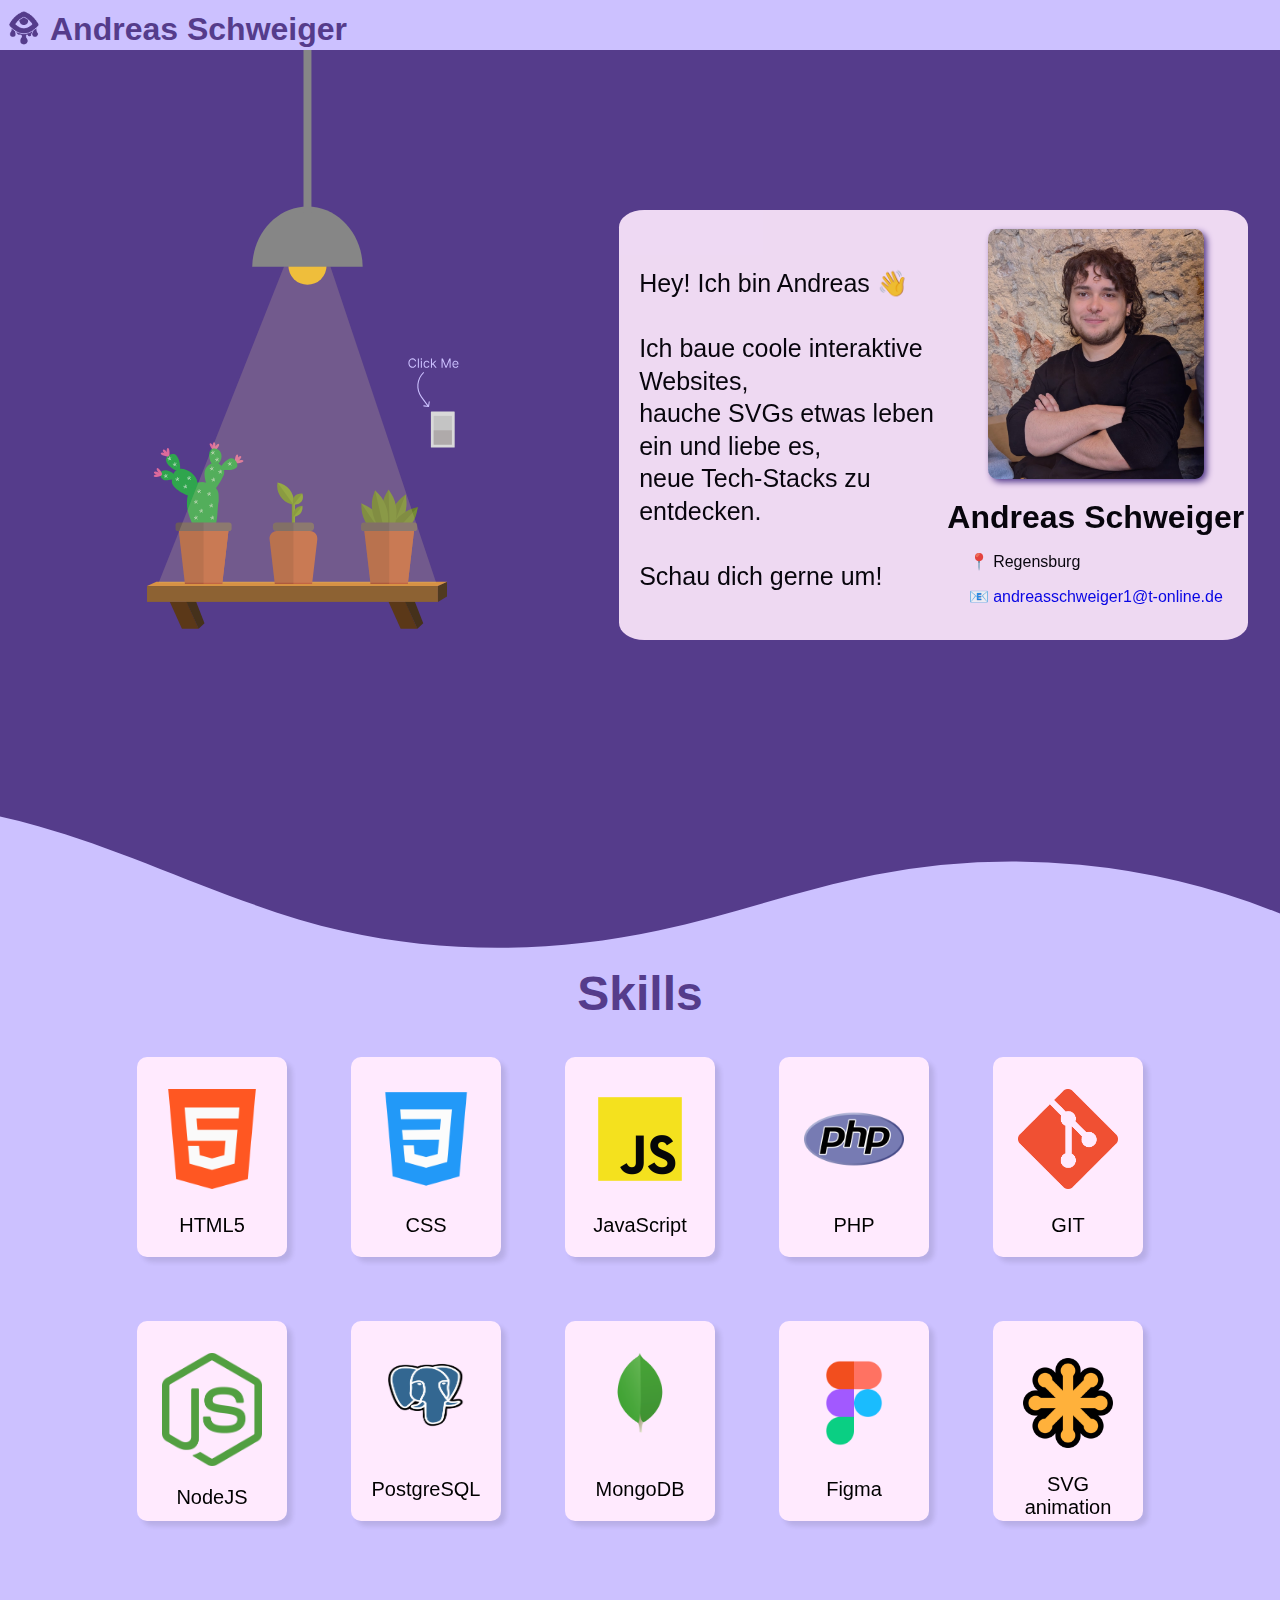
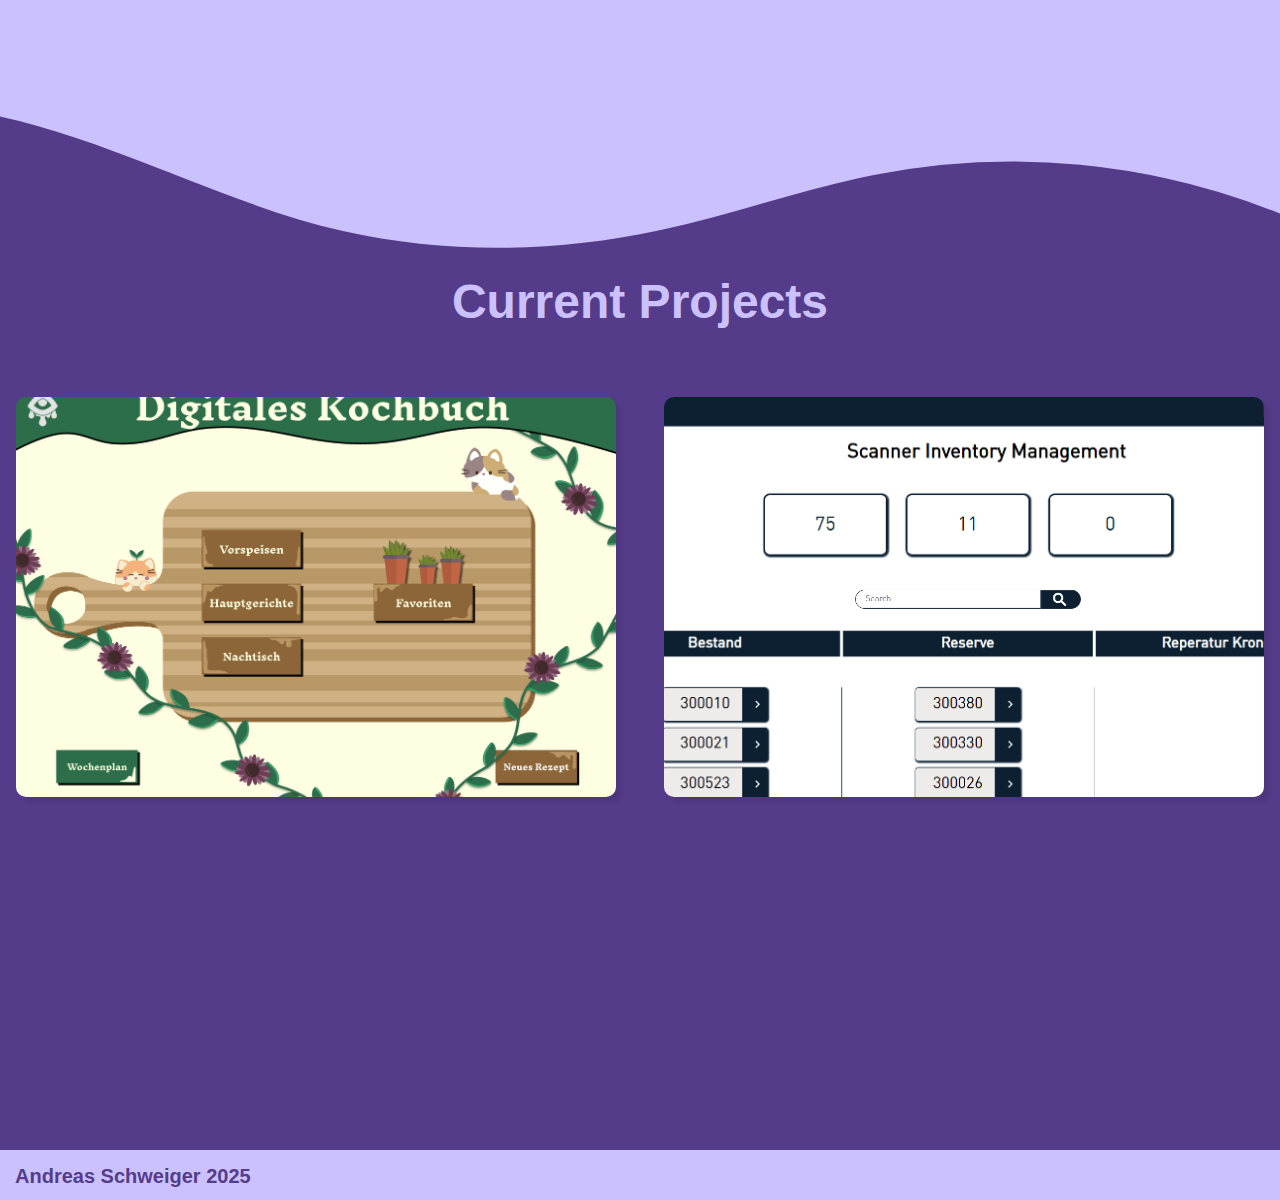
<file: index.html>
<!DOCTYPE html>
<html lang="en">
  <head>
    <meta charset="UTF-8" />
    <meta name="viewport" content="width=device-width, initial-scale=1.0" />

    <!-- Autoren Stylesheet -->
    <link rel="stylesheet" href="./src/css/styles.css" />
    <title>Portfolio</title>
  </head>
  <body>
    <!-- NAVIGATIONSLEISTE -->
    <nav id="header-nav">
      <div class="container" id="desktop-nav">
        <div>
          <a href="">
            <img src="./src/img/takasu_logo_try_1_purple.png" alt="eye-logo" />
            <h1>Andreas Schweiger</h1>
          </a>
          <ul>
            <!-- <li><a href="">About</a></li>
            <li><a href="">Projects</a></li>
            <li><a href="">Resume</a></li> -->
          </ul>
        </div>
      </div>
    </nav>

    <!-- ABOUT-ME-SECTION -->

    <section id="about-me-section">
      <div class="svgContainer">
        <svg
          width="615"
          height="1135"
          viewBox="0 0 615 1135"
          fill="none"
          xmlns="http://www.w3.org/2000/svg"
        >
          <path
            d="M550.25 1014L567.445 1006V1034L550.25 1044V1014Z"
            fill="#503A21"
          />
          <path
            d="M43.2656 1044H75.4011L97.625 1095H66.0078L43.2656 1044Z"
            fill="#5B3818"
          />
          <path
            d="M457.062 1044H489.198L511.422 1095H479.805L457.062 1044Z"
            fill="#5B3818"
          />
          <path
            d="M73.2188 1041H91.794L108.719 1084.5L97.625 1095L73.2188 1041Z"
            fill="#45311B"
          />
          <path
            d="M487.016 1041H505.591L522.516 1084.5L511.422 1095L487.016 1041Z"
            fill="#45311B"
          />
          <rect y="1014" width="550.25" height="30" fill="#8D6233" />
          <path d="M17.75 1006H568L550.25 1014H0L17.75 1006Z" fill="#D79244" />
          <path
            d="M489.491 840.564L490.681 851.78C492.795 871.709 483.196 897.923 468.39 912.654L455.509 925.471L455.14 907.024C454.717 885.822 465.842 860.256 480.974 847.656L489.491 840.564Z"
            fill="#748B34"
          />
          <path
            fill-rule="evenodd"
            clip-rule="evenodd"
            d="M489.491 840.564L455.509 925.471L455.14 907.024C454.717 885.822 465.842 860.256 480.974 847.656L489.491 840.564Z"
            fill="black"
            fill-opacity="0.1"
          />
          <path
            d="M512.431 864.442L510.266 874.869C506.19 894.502 488.52 914.986 469.234 922.435L453.147 928.649L458.279 911.883C464.43 891.783 483.416 872.567 502.367 867.26L512.431 864.442Z"
            fill="#748B34"
          />
          <path
            fill-rule="evenodd"
            clip-rule="evenodd"
            d="M512.431 864.442L453.147 928.649L458.279 911.883C464.43 891.783 483.416 872.567 502.367 867.26L512.431 864.442Z"
            fill="black"
            fill-opacity="0.1"
          />
          <path
            d="M405.244 857.558L414.927 861.991C433.158 870.338 449.191 892.128 452.157 912.588L454.631 929.655L439.429 920.918C421.204 910.443 406.701 887.653 405.75 867.997L405.244 857.558Z"
            fill="#748B34"
          />
          <path
            fill-rule="evenodd"
            clip-rule="evenodd"
            d="M405.244 857.558L454.631 929.655L439.429 920.918C421.204 910.443 406.701 887.653 405.75 867.997L405.244 857.558Z"
            fill="black"
            fill-opacity="0.1"
          />
          <path
            d="M456.896 831.494L462.655 840.452C473.498 857.319 475.236 884.315 466.69 903.141L459.562 918.844L451.48 903.284C441.79 884.63 441.88 857.616 451.688 840.555L456.896 831.494Z"
            fill="#748B34"
          />
          <path
            fill-rule="evenodd"
            clip-rule="evenodd"
            d="M456.896 831.494L459.562 918.844L451.48 903.284C441.79 884.63 441.88 857.616 451.688 840.555L456.896 831.494Z"
            fill="black"
            fill-opacity="0.1"
          />
          <path
            d="M431.348 832.621L438.727 840.298C452.622 854.755 459.538 880.909 454.787 901.03L450.823 917.813L439.89 904.106C426.782 887.673 421.656 861.15 427.986 842.516L431.348 832.621Z"
            fill="#748B34"
          />
          <path
            fill-rule="evenodd"
            clip-rule="evenodd"
            d="M431.348 832.621L450.823 917.813L439.89 904.106C426.782 887.673 421.656 861.15 427.986 842.516L431.348 832.621Z"
            fill="black"
            fill-opacity="0.1"
          />
          <path d="M411 910H505L493.25 1010H422.75L411 910Z" fill="#C26544" />
          <path
            fill-rule="evenodd"
            clip-rule="evenodd"
            d="M505 910H458V1010H493.25L505 910Z"
            fill="#C26544"
          />
          <path
            d="M411 910L422.75 1010H458V910H411Z"
            fill="black"
            fill-opacity="0.1"
          />
          <rect x="405" y="894" width="106" height="16" rx="5" fill="#766366" />
          <path
            fill-rule="evenodd"
            clip-rule="evenodd"
            d="M458 894H410C407.239 894 405 896.239 405 899V905C405 907.761 407.239 910 410 910H458V894Z"
            fill="black"
            fill-opacity="0.1"
          />
          <ellipse
            cx="126.779"
            cy="749.656"
            rx="2.6669"
            ry="7.65615"
            fill="#DC6A9C"
          />
          <ellipse
            cx="2.63903"
            cy="7.74261"
            rx="2.63903"
            ry="7.74261"
            transform="matrix(0.877053 -0.480393 0.513325 0.858194 117 745.386)"
            fill="#DC6A9C"
          />
          <ellipse
            cx="2.62961"
            cy="7.77138"
            rx="2.62961"
            ry="7.77138"
            transform="matrix(0.830435 0.557116 -0.590987 0.806681 133.633 743.624)"
            fill="#DC6A9C"
          />
          <ellipse
            cx="172.586"
            cy="774.268"
            rx="2.6669"
            ry="7.65615"
            transform="rotate(42.978 172.586 774.268)"
            fill="#DC6A9C"
          />
          <ellipse
            cx="2.63903"
            cy="7.74261"
            rx="2.63903"
            ry="7.74261"
            transform="matrix(0.969158 0.24644 -0.20949 0.977811 168.343 764.477)"
            fill="#DC6A9C"
          />
          <ellipse
            cx="2.62961"
            cy="7.77138"
            rx="2.62961"
            ry="7.77138"
            transform="matrix(0.227763 0.973717 -0.982304 0.187293 181.714 774.526)"
            fill="#DC6A9C"
          />
          <path
            d="M95 817C95 828.322 99.4787 844 86.5 844C73.5213 844 47 828.322 47 817C47 805.678 51.5213 792 64.5 792C77.4787 792 95 805.678 95 817Z"
            fill="#2FA54D"
          />
          <path
            d="M145 804.5C140.485 814.581 128.308 836.774 121 833.5C113.692 830.226 105.485 804.081 110 794C114.515 783.919 126.276 778.654 133.585 781.927C140.893 785.201 149.515 794.419 145 804.5Z"
            fill="#2FA54D"
          />
          <path
            d="M141 768.5C141 777.613 133.523 787 128 787C122.477 787 117.5 775.113 117.5 766C117.5 756.887 122.477 754 128 754C133.523 754 141 759.387 141 768.5Z"
            fill="#2FA54D"
          />
          <path
            d="M171 786C171 790.418 163.956 794.5 156.5 794.5C149.044 794.5 139 795.418 139 791C139 786.582 152.044 772.5 159.5 772.5C166.956 772.5 171 781.582 171 786Z"
            fill="#2FA54D"
          />
          <path
            d="M54 807.5C54 812.194 42.4036 814 35.5 814C28.5964 814 25 807.194 25 802.5C25 797.806 28.5964 795 35.5 795C42.4036 795 54 802.806 54 807.5Z"
            fill="#2FA54D"
          />
          <path
            d="M62.5 786.5C62.5 794.232 65.232 795.5 57.5 795.5C49.768 795.5 36 783.232 36 775.5C36 767.768 42.268 764 50 764C57.732 764 62.5 778.768 62.5 786.5Z"
            fill="#2FA54D"
          />
          <path
            d="M135.5 854C132.789 862.867 134.418 897.541 126.853 902.5C117.294 908.765 96.3389 901.983 89.8529 900C85.2041 898.579 80.9806 885.303 78.3529 877C74.4127 864.55 74.6717 850.04 78.3529 838C84.4889 817.93 100.734 814.948 112.353 818.5C119.967 820.828 128.544 822.432 133.5 833.5C136.107 839.323 135.5 846 135.5 854Z"
            fill="#2FA54D"
          />
          <line x1="102.551" y1="868" x2="102.551" y2="872" stroke="#E6EDE7" />
          <line
            y1="-0.5"
            x2="4.26736"
            y2="-0.5"
            transform="matrix(0.752027 -0.659132 0.589716 0.807611 102.842 873)"
            stroke="#E6EDE7"
          />
          <line
            y1="-0.5"
            x2="3.15029"
            y2="-0.5"
            transform="matrix(0.772625 0.634862 -0.564881 0.825173 102.842 873)"
            stroke="#E6EDE7"
          />
          <line
            y1="-0.5"
            x2="3.23165"
            y2="-0.5"
            transform="matrix(-0.564881 0.825173 -0.772625 -0.634862 102.082 872.167)"
            stroke="#E6EDE7"
          />
          <line
            y1="-0.5"
            x2="4.09034"
            y2="-0.5"
            transform="matrix(-0.939322 -0.343038 0.291075 -0.9567 102.842 872.167)"
            stroke="#E6EDE7"
          />
          <line x1="121.551" y1="858" x2="121.551" y2="862" stroke="#E6EDE7" />
          <line
            y1="-0.5"
            x2="4.26736"
            y2="-0.5"
            transform="matrix(0.752027 -0.659132 0.589716 0.807611 121.842 863)"
            stroke="#E6EDE7"
          />
          <line
            y1="-0.5"
            x2="3.15029"
            y2="-0.5"
            transform="matrix(0.772625 0.634862 -0.564881 0.825173 121.842 863)"
            stroke="#E6EDE7"
          />
          <line
            y1="-0.5"
            x2="3.23165"
            y2="-0.5"
            transform="matrix(-0.564881 0.825173 -0.772625 -0.634862 121.082 862.167)"
            stroke="#E6EDE7"
          />
          <line
            y1="-0.5"
            x2="4.09034"
            y2="-0.5"
            transform="matrix(-0.939322 -0.343038 0.291075 -0.9567 121.842 862.167)"
            stroke="#E6EDE7"
          />
          <line x1="92.5513" y1="851" x2="92.5513" y2="855" stroke="#E6EDE7" />
          <line
            y1="-0.5"
            x2="4.26736"
            y2="-0.5"
            transform="matrix(0.752027 -0.659132 0.589716 0.807611 92.8422 856)"
            stroke="#E6EDE7"
          />
          <line
            y1="-0.5"
            x2="3.15029"
            y2="-0.5"
            transform="matrix(0.772625 0.634862 -0.564881 0.825173 92.8422 856)"
            stroke="#E6EDE7"
          />
          <line
            y1="-0.5"
            x2="3.23165"
            y2="-0.5"
            transform="matrix(-0.564881 0.825173 -0.772625 -0.634862 92.0815 855.167)"
            stroke="#E6EDE7"
          />
          <line
            y1="-0.5"
            x2="4.09034"
            y2="-0.5"
            transform="matrix(-0.939322 -0.343038 0.291075 -0.9567 92.8422 855.167)"
            stroke="#E6EDE7"
          />
          <line x1="117.551" y1="836" x2="117.551" y2="840" stroke="#E6EDE7" />
          <line
            y1="-0.5"
            x2="4.26736"
            y2="-0.5"
            transform="matrix(0.752027 -0.659132 0.589716 0.807611 117.842 841)"
            stroke="#E6EDE7"
          />
          <line
            y1="-0.5"
            x2="3.15029"
            y2="-0.5"
            transform="matrix(0.772625 0.634862 -0.564881 0.825173 117.842 841)"
            stroke="#E6EDE7"
          />
          <line
            y1="-0.5"
            x2="3.23165"
            y2="-0.5"
            transform="matrix(-0.564881 0.825173 -0.772625 -0.634862 117.082 840.167)"
            stroke="#E6EDE7"
          />
          <line
            y1="-0.5"
            x2="4.09034"
            y2="-0.5"
            transform="matrix(-0.939322 -0.343038 0.291075 -0.9567 117.842 840.167)"
            stroke="#E6EDE7"
          />
          <line x1="98.5513" y1="831" x2="98.5513" y2="835" stroke="#E6EDE7" />
          <line
            y1="-0.5"
            x2="4.26736"
            y2="-0.5"
            transform="matrix(0.752027 -0.659132 0.589716 0.807611 98.8422 836)"
            stroke="#E6EDE7"
          />
          <line
            y1="-0.5"
            x2="3.15029"
            y2="-0.5"
            transform="matrix(0.772625 0.634862 -0.564881 0.825173 98.8422 836)"
            stroke="#E6EDE7"
          />
          <line
            y1="-0.5"
            x2="3.23165"
            y2="-0.5"
            transform="matrix(-0.564881 0.825173 -0.772625 -0.634862 98.0815 835.167)"
            stroke="#E6EDE7"
          />
          <line
            y1="-0.5"
            x2="4.09034"
            y2="-0.5"
            transform="matrix(-0.939322 -0.343038 0.291075 -0.9567 98.8422 835.167)"
            stroke="#E6EDE7"
          />
          <path d="M60 910H154L142.25 1010H71.75L60 910Z" fill="#C26544" />
          <path
            fill-rule="evenodd"
            clip-rule="evenodd"
            d="M154 910H107V1010H142.25L154 910Z"
            fill="#C26544"
          />
          <path
            d="M60 910L71.75 1010H107V910H60Z"
            fill="black"
            fill-opacity="0.1"
          />
          <rect x="54" y="894" width="106" height="16" rx="5" fill="#766366" />
          <path
            fill-rule="evenodd"
            clip-rule="evenodd"
            d="M107 894H59C56.2386 894 54 896.239 54 899V905C54 907.761 56.2386 910 59 910H107V894Z"
            fill="black"
            fill-opacity="0.1"
          />
          <line x1="125.551" y1="809" x2="125.551" y2="813" stroke="#E6EDE7" />
          <line
            y1="-0.5"
            x2="4.26736"
            y2="-0.5"
            transform="matrix(0.752027 -0.659132 0.589716 0.807611 125.842 814)"
            stroke="#E6EDE7"
          />
          <line
            y1="-0.5"
            x2="3.15029"
            y2="-0.5"
            transform="matrix(0.772625 0.634862 -0.564881 0.825173 125.842 814)"
            stroke="#E6EDE7"
          />
          <line
            y1="-0.5"
            x2="3.23165"
            y2="-0.5"
            transform="matrix(-0.564881 0.825173 -0.772625 -0.634862 125.082 813.167)"
            stroke="#E6EDE7"
          />
          <line
            y1="-0.5"
            x2="4.09034"
            y2="-0.5"
            transform="matrix(-0.939322 -0.343038 0.291075 -0.9567 125.842 813.167)"
            stroke="#E6EDE7"
          />
          <line x1="122.551" y1="788" x2="122.551" y2="792" stroke="#E6EDE7" />
          <line
            y1="-0.5"
            x2="4.26736"
            y2="-0.5"
            transform="matrix(0.752027 -0.659132 0.589716 0.807611 122.842 793)"
            stroke="#E6EDE7"
          />
          <line
            y1="-0.5"
            x2="3.15029"
            y2="-0.5"
            transform="matrix(0.772625 0.634862 -0.564881 0.825173 122.842 793)"
            stroke="#E6EDE7"
          />
          <line
            y1="-0.5"
            x2="3.23165"
            y2="-0.5"
            transform="matrix(-0.564881 0.825173 -0.772625 -0.634862 122.082 792.167)"
            stroke="#E6EDE7"
          />
          <line
            y1="-0.5"
            x2="4.09034"
            y2="-0.5"
            transform="matrix(-0.939322 -0.343038 0.291075 -0.9567 122.842 792.167)"
            stroke="#E6EDE7"
          />
          <line x1="138.551" y1="794" x2="138.551" y2="798" stroke="#E6EDE7" />
          <line
            y1="-0.5"
            x2="4.26736"
            y2="-0.5"
            transform="matrix(0.752027 -0.659132 0.589716 0.807611 138.842 799)"
            stroke="#E6EDE7"
          />
          <line
            y1="-0.5"
            x2="3.15029"
            y2="-0.5"
            transform="matrix(0.772625 0.634862 -0.564881 0.825173 138.842 799)"
            stroke="#E6EDE7"
          />
          <line
            y1="-0.5"
            x2="3.23165"
            y2="-0.5"
            transform="matrix(-0.564881 0.825173 -0.772625 -0.634862 138.082 798.167)"
            stroke="#E6EDE7"
          />
          <line
            y1="-0.5"
            x2="4.09034"
            y2="-0.5"
            transform="matrix(-0.939322 -0.343038 0.291075 -0.9567 138.842 798.167)"
            stroke="#E6EDE7"
          />
          <line x1="72.5513" y1="822" x2="72.5513" y2="826" stroke="#E6EDE7" />
          <line
            y1="-0.5"
            x2="4.26736"
            y2="-0.5"
            transform="matrix(0.752027 -0.659132 0.589716 0.807611 72.8422 827)"
            stroke="#E6EDE7"
          />
          <line
            y1="-0.5"
            x2="3.15029"
            y2="-0.5"
            transform="matrix(0.772625 0.634862 -0.564881 0.825173 72.8422 827)"
            stroke="#E6EDE7"
          />
          <line
            y1="-0.5"
            x2="3.23165"
            y2="-0.5"
            transform="matrix(-0.564881 0.825173 -0.772625 -0.634862 72.0815 826.167)"
            stroke="#E6EDE7"
          />
          <line
            y1="-0.5"
            x2="4.09034"
            y2="-0.5"
            transform="matrix(-0.939322 -0.343038 0.291075 -0.9567 72.8422 826.167)"
            stroke="#E6EDE7"
          />
          <line x1="79.5513" y1="806" x2="79.5513" y2="810" stroke="#E6EDE7" />
          <line
            y1="-0.5"
            x2="4.26736"
            y2="-0.5"
            transform="matrix(0.752027 -0.659132 0.589716 0.807611 79.8422 811)"
            stroke="#E6EDE7"
          />
          <line
            y1="-0.5"
            x2="3.15029"
            y2="-0.5"
            transform="matrix(0.772625 0.634862 -0.564881 0.825173 79.8422 811)"
            stroke="#E6EDE7"
          />
          <line
            y1="-0.5"
            x2="3.23165"
            y2="-0.5"
            transform="matrix(-0.564881 0.825173 -0.772625 -0.634862 79.0815 810.167)"
            stroke="#E6EDE7"
          />
          <line
            y1="-0.5"
            x2="4.09034"
            y2="-0.5"
            transform="matrix(-0.939322 -0.343038 0.291075 -0.9567 79.8422 810.167)"
            stroke="#E6EDE7"
          />
          <line x1="57.5513" y1="808" x2="57.5513" y2="812" stroke="#E6EDE7" />
          <line
            y1="-0.5"
            x2="4.26736"
            y2="-0.5"
            transform="matrix(0.752027 -0.659132 0.589716 0.807611 57.8422 813)"
            stroke="#E6EDE7"
          />
          <line
            y1="-0.5"
            x2="3.15029"
            y2="-0.5"
            transform="matrix(0.772625 0.634862 -0.564881 0.825173 57.8422 813)"
            stroke="#E6EDE7"
          />
          <line
            y1="-0.5"
            x2="3.23165"
            y2="-0.5"
            transform="matrix(-0.564881 0.825173 -0.772625 -0.634862 57.0815 812.167)"
            stroke="#E6EDE7"
          />
          <line
            y1="-0.5"
            x2="4.09034"
            y2="-0.5"
            transform="matrix(-0.939322 -0.343038 0.291075 -0.9567 57.8422 812.167)"
            stroke="#E6EDE7"
          />
          <line x1="123.551" y1="881" x2="123.551" y2="885" stroke="#E6EDE7" />
          <line
            y1="-0.5"
            x2="4.26736"
            y2="-0.5"
            transform="matrix(0.752027 -0.659132 0.589716 0.807611 123.842 886)"
            stroke="#E6EDE7"
          />
          <line
            y1="-0.5"
            x2="3.15029"
            y2="-0.5"
            transform="matrix(0.772625 0.634862 -0.564881 0.825173 123.842 886)"
            stroke="#E6EDE7"
          />
          <line
            y1="-0.5"
            x2="3.23165"
            y2="-0.5"
            transform="matrix(-0.564881 0.825173 -0.772625 -0.634862 123.082 885.167)"
            stroke="#E6EDE7"
          />
          <line
            y1="-0.5"
            x2="4.09034"
            y2="-0.5"
            transform="matrix(-0.939322 -0.343038 0.291075 -0.9567 123.842 885.167)"
            stroke="#E6EDE7"
          />
          <line x1="35.5513" y1="802" x2="35.5513" y2="806" stroke="#E6EDE7" />
          <line
            y1="-0.5"
            x2="4.26736"
            y2="-0.5"
            transform="matrix(0.752027 -0.659132 0.589716 0.807611 35.8422 807)"
            stroke="#E6EDE7"
          />
          <line
            y1="-0.5"
            x2="3.15029"
            y2="-0.5"
            transform="matrix(0.772625 0.634862 -0.564881 0.825173 35.8422 807)"
            stroke="#E6EDE7"
          />
          <line
            y1="-0.5"
            x2="3.23165"
            y2="-0.5"
            transform="matrix(-0.564881 0.825173 -0.772625 -0.634862 35.0815 806.167)"
            stroke="#E6EDE7"
          />
          <line
            y1="-0.5"
            x2="4.09034"
            y2="-0.5"
            transform="matrix(-0.939322 -0.343038 0.291075 -0.9567 35.8422 806.167)"
            stroke="#E6EDE7"
          />
          <line x1="42.5513" y1="769" x2="42.5513" y2="773" stroke="#E6EDE7" />
          <line
            y1="-0.5"
            x2="4.26736"
            y2="-0.5"
            transform="matrix(0.752027 -0.659132 0.589716 0.807611 42.8422 774)"
            stroke="#E6EDE7"
          />
          <line
            y1="-0.5"
            x2="3.15029"
            y2="-0.5"
            transform="matrix(0.772625 0.634862 -0.564881 0.825173 42.8422 774)"
            stroke="#E6EDE7"
          />
          <line
            y1="-0.5"
            x2="3.23165"
            y2="-0.5"
            transform="matrix(-0.564881 0.825173 -0.772625 -0.634862 42.0815 773.167)"
            stroke="#E6EDE7"
          />
          <line
            y1="-0.5"
            x2="4.09034"
            y2="-0.5"
            transform="matrix(-0.939322 -0.343038 0.291075 -0.9567 42.8422 773.167)"
            stroke="#E6EDE7"
          />
          <line x1="52.5513" y1="780" x2="52.5513" y2="784" stroke="#E6EDE7" />
          <line
            y1="-0.5"
            x2="4.26736"
            y2="-0.5"
            transform="matrix(0.752027 -0.659132 0.589716 0.807611 52.8422 785)"
            stroke="#E6EDE7"
          />
          <line
            y1="-0.5"
            x2="3.15029"
            y2="-0.5"
            transform="matrix(0.772625 0.634862 -0.564881 0.825173 52.8422 785)"
            stroke="#E6EDE7"
          />
          <line
            y1="-0.5"
            x2="3.23165"
            y2="-0.5"
            transform="matrix(-0.564881 0.825173 -0.772625 -0.634862 52.0815 784.167)"
            stroke="#E6EDE7"
          />
          <line
            y1="-0.5"
            x2="4.09034"
            y2="-0.5"
            transform="matrix(-0.939322 -0.343038 0.291075 -0.9567 52.8422 784.167)"
            stroke="#E6EDE7"
          />
          <line x1="132.551" y1="771" x2="132.551" y2="775" stroke="#E6EDE7" />
          <line
            y1="-0.5"
            x2="4.26736"
            y2="-0.5"
            transform="matrix(0.752027 -0.659132 0.589716 0.807611 132.842 776)"
            stroke="#E6EDE7"
          />
          <line
            y1="-0.5"
            x2="3.15029"
            y2="-0.5"
            transform="matrix(0.772625 0.634862 -0.564881 0.825173 132.842 776)"
            stroke="#E6EDE7"
          />
          <line
            y1="-0.5"
            x2="3.23165"
            y2="-0.5"
            transform="matrix(-0.564881 0.825173 -0.772625 -0.634862 132.082 775.167)"
            stroke="#E6EDE7"
          />
          <line
            y1="-0.5"
            x2="4.09034"
            y2="-0.5"
            transform="matrix(-0.939322 -0.343038 0.291075 -0.9567 132.842 775.167)"
            stroke="#E6EDE7"
          />
          <line x1="124.551" y1="758" x2="124.551" y2="762" stroke="#E6EDE7" />
          <line
            y1="-0.5"
            x2="4.26736"
            y2="-0.5"
            transform="matrix(0.752027 -0.659132 0.589716 0.807611 124.842 763)"
            stroke="#E6EDE7"
          />
          <line
            y1="-0.5"
            x2="3.15029"
            y2="-0.5"
            transform="matrix(0.772625 0.634862 -0.564881 0.825173 124.842 763)"
            stroke="#E6EDE7"
          />
          <line
            y1="-0.5"
            x2="3.23165"
            y2="-0.5"
            transform="matrix(-0.564881 0.825173 -0.772625 -0.634862 124.082 762.167)"
            stroke="#E6EDE7"
          />
          <line
            y1="-0.5"
            x2="4.09034"
            y2="-0.5"
            transform="matrix(-0.939322 -0.343038 0.291075 -0.9567 124.842 762.167)"
            stroke="#E6EDE7"
          />
          <line x1="156.551" y1="779" x2="156.551" y2="783" stroke="#E6EDE7" />
          <line
            y1="-0.5"
            x2="4.26736"
            y2="-0.5"
            transform="matrix(0.752027 -0.659132 0.589716 0.807611 156.842 784)"
            stroke="#E6EDE7"
          />
          <line
            y1="-0.5"
            x2="3.15029"
            y2="-0.5"
            transform="matrix(0.772625 0.634862 -0.564881 0.825173 156.842 784)"
            stroke="#E6EDE7"
          />
          <line
            y1="-0.5"
            x2="3.23165"
            y2="-0.5"
            transform="matrix(-0.564881 0.825173 -0.772625 -0.634862 156.082 783.167)"
            stroke="#E6EDE7"
          />
          <line
            y1="-0.5"
            x2="4.09034"
            y2="-0.5"
            transform="matrix(-0.939322 -0.343038 0.291075 -0.9567 156.842 783.167)"
            stroke="#E6EDE7"
          />
          <line x1="92.5513" y1="881" x2="92.5513" y2="885" stroke="#E6EDE7" />
          <line
            y1="-0.5"
            x2="4.26736"
            y2="-0.5"
            transform="matrix(0.752027 -0.659132 0.589716 0.807611 92.8422 886)"
            stroke="#E6EDE7"
          />
          <line
            y1="-0.5"
            x2="3.15029"
            y2="-0.5"
            transform="matrix(0.772625 0.634862 -0.564881 0.825173 92.8422 886)"
            stroke="#E6EDE7"
          />
          <line
            y1="-0.5"
            x2="3.23165"
            y2="-0.5"
            transform="matrix(-0.564881 0.825173 -0.772625 -0.634862 92.0815 885.167)"
            stroke="#E6EDE7"
          />
          <line
            y1="-0.5"
            x2="4.09034"
            y2="-0.5"
            transform="matrix(-0.939322 -0.343038 0.291075 -0.9567 92.8422 885.167)"
            stroke="#E6EDE7"
          />
          <ellipse
            cx="35.4097"
            cy="762.098"
            rx="2.6669"
            ry="7.65615"
            transform="rotate(-40.3213 35.4097 762.098)"
            fill="#DC6A9C"
          />
          <ellipse
            cx="2.63903"
            cy="7.74261"
            rx="2.63903"
            ry="7.74261"
            transform="matrix(0.35784 -0.933783 0.946688 0.322152 25.1912 765.17)"
            fill="#DC6A9C"
          />
          <ellipse
            cx="2.62961"
            cy="7.77138"
            rx="2.62961"
            ry="7.77138"
            transform="matrix(0.993641 -0.112593 0.0713974 0.997448 36.7317 753.064)"
            fill="#DC6A9C"
          />
          <ellipse
            cx="20.3494"
            cy="801.063"
            rx="2.6669"
            ry="7.65615"
            transform="rotate(-71.6161 20.3494 801.063)"
            fill="#DC6A9C"
          />
          <ellipse
            cx="2.63903"
            cy="7.74261"
            rx="2.63903"
            ry="7.74261"
            transform="matrix(-0.179268 -0.9838 0.97629 -0.216467 13.2134 808.996)"
            fill="#DC6A9C"
          />
          <ellipse
            cx="2.62961"
            cy="7.77138"
            rx="2.62961"
            ry="7.77138"
            transform="matrix(0.790588 -0.612348 0.579124 0.815239 16.7863 792.657)"
            fill="#DC6A9C"
          />
          <path
            d="M231.837 925.634C230.859 917.312 237.362 910 245.741 910H308.259C316.638 910 323.141 917.312 322.163 925.634L312.25 1010H241.75L231.837 925.634Z"
            fill="#C26544"
          />
          <path
            fill-rule="evenodd"
            clip-rule="evenodd"
            d="M277 910H245.741C237.362 910 230.859 917.312 231.837 925.634L241.75 1010H277V910Z"
            fill="black"
            fill-opacity="0.1"
          />
          <rect x="238" y="894" width="78" height="16" rx="7" fill="#766366" />
          <path
            fill-rule="evenodd"
            clip-rule="evenodd"
            d="M277 894H245C241.134 894 238 897.134 238 901V903C238 906.866 241.134 910 245 910H277V894Z"
            fill="black"
            fill-opacity="0.1"
          />
          <rect x="274" y="858" width="6" height="36" fill="#829F31" />
          <path
            fill-rule="evenodd"
            clip-rule="evenodd"
            d="M277 858H274V894H277V858Z"
            fill="black"
            fill-opacity="0.1"
          />
          <path
            d="M246.771 818.053C265.571 821.208 278.942 837.677 277.819 856.298L277.558 860.631L273.293 859.427C254.966 854.254 243.545 836.437 246.771 818.053Z"
            fill="#829F31"
          />
          <path
            fill-rule="evenodd"
            clip-rule="evenodd"
            d="M246.771 818.053L277.558 860.631L273.293 859.427C254.966 854.254 243.545 836.437 246.771 818.053Z"
            fill="black"
            fill-opacity="0.1"
          />
          <path
            d="M293.935 839.144C297.697 850.661 291.586 859.713 279.745 860.164L276.989 860.269L276.438 857.627C274.066 846.274 281.601 838.314 293.935 839.144Z"
            fill="#829F31"
          />
          <path
            fill-rule="evenodd"
            clip-rule="evenodd"
            d="M293.935 839.144L276.989 860.269L276.438 857.627C274.066 846.274 281.601 838.314 293.935 839.144Z"
            fill="black"
            fill-opacity="0.1"
          />
          <path
            d="M293.888 862.16C295.643 872.138 289.355 881.053 279.286 882.864L276.943 883.285L276.803 880.96C276.203 870.965 283.561 862.87 293.888 862.16Z"
            fill="#829F31"
          />
          <path
            fill-rule="evenodd"
            clip-rule="evenodd"
            d="M293.888 862.16L276.943 883.285L276.803 880.96C276.203 870.965 283.561 862.87 293.888 862.16Z"
            fill="black"
            fill-opacity="0.1"
          />
          <ellipse
            id="lightBulb"
            cx="303.516"
            cy="408.063"
            rx="36.1059"
            ry="35.9367"
            fill="#F2B925"
          />
          <path
            fill-rule="evenodd"
            clip-rule="evenodd"
            d="M199 410.177H408C406.986 346.941 360.588 296.026 303.5 296.026C246.412 296.026 200.014 346.941 199 410.177Z"
            fill="#868686"
          />
          <rect x="296" width="15" height="307" fill="#868686" />
          <path
            id="lightBeam"
            d="M259 410H347L547 1008H22L259 410Z"
            fill="#E7D094"
            fill-opacity="0.2"
          />

          <g id="lightSwitch">
            <rect
              x="537"
              y="684"
              width="45"
              height="68"
              rx="1"
              fill="#D9D9D9"
            />
            <g id="lightSwitchInner">
              <rect
                x="576.706"
                y="746.56"
                width="34.4118"
                height="54.4"
                transform="rotate(180 576.706 746.56)"
                fill="#C4C4C4"
              />
              <path
                id="lightSwitchShadow"
                fill-rule="evenodd"
                clip-rule="evenodd"
                d="M542.294 746.56H576.706V719.36H542.294V746.56Z"
                fill="#AFAAAA"
              />
            </g>
          </g>
          <path
            d="M519.296 656.758L518.494 657.355L518.494 657.355L519.296 656.758ZM532.355 675.489C532.901 675.57 533.409 675.192 533.489 674.645L534.795 665.74C534.876 665.194 534.498 664.686 533.951 664.606C533.405 664.526 532.897 664.904 532.817 665.45L531.656 673.365L523.74 672.205C523.194 672.124 522.686 672.502 522.606 673.049C522.526 673.595 522.904 674.103 523.45 674.183L532.355 675.489ZM518.494 657.355L531.698 675.097L533.302 673.903L520.099 656.161L518.494 657.355ZM522.817 609.269C509.347 621.861 507.486 642.562 518.494 657.355L520.099 656.161C509.698 642.185 511.457 622.627 524.183 610.731L522.817 609.269Z"
            fill="#CCC1FF"
          />
          <path
            d="M509.159 589H507.045C506.92 588.392 506.702 587.858 506.389 587.398C506.082 586.938 505.707 586.551 505.264 586.239C504.827 585.92 504.341 585.682 503.807 585.523C503.273 585.364 502.716 585.284 502.136 585.284C501.08 585.284 500.122 585.551 499.264 586.085C498.412 586.619 497.733 587.406 497.227 588.446C496.727 589.486 496.477 590.761 496.477 592.273C496.477 593.784 496.727 595.06 497.227 596.099C497.733 597.139 498.412 597.926 499.264 598.46C500.122 598.994 501.08 599.261 502.136 599.261C502.716 599.261 503.273 599.182 503.807 599.023C504.341 598.864 504.827 598.628 505.264 598.315C505.707 597.997 506.082 597.608 506.389 597.148C506.702 596.682 506.92 596.148 507.045 595.545H509.159C509 596.437 508.71 597.236 508.29 597.94C507.869 598.645 507.347 599.244 506.722 599.739C506.097 600.227 505.395 600.599 504.616 600.855C503.844 601.111 503.017 601.239 502.136 601.239C500.648 601.239 499.324 600.875 498.165 600.148C497.006 599.42 496.094 598.386 495.429 597.045C494.764 595.705 494.432 594.114 494.432 592.273C494.432 590.432 494.764 588.841 495.429 587.5C496.094 586.159 497.006 585.125 498.165 584.398C499.324 583.67 500.648 583.307 502.136 583.307C503.017 583.307 503.844 583.435 504.616 583.69C505.395 583.946 506.097 584.321 506.722 584.815C507.347 585.304 507.869 585.901 508.29 586.605C508.71 587.304 509 588.102 509.159 589ZM514.313 583.545V601H512.302V583.545H514.313ZM517.997 601V587.909H520.009V601H517.997ZM519.02 585.727C518.628 585.727 518.29 585.594 518.006 585.327C517.727 585.06 517.588 584.739 517.588 584.364C517.588 583.989 517.727 583.668 518.006 583.401C518.29 583.134 518.628 583 519.02 583C519.412 583 519.747 583.134 520.026 583.401C520.31 583.668 520.452 583.989 520.452 584.364C520.452 584.739 520.31 585.06 520.026 585.327C519.747 585.594 519.412 585.727 519.02 585.727ZM529.011 601.273C527.783 601.273 526.727 600.983 525.84 600.403C524.954 599.824 524.272 599.026 523.795 598.009C523.317 596.991 523.079 595.83 523.079 594.523C523.079 593.193 523.323 592.02 523.812 591.003C524.306 589.98 524.994 589.182 525.874 588.608C526.761 588.028 527.795 587.739 528.977 587.739C529.897 587.739 530.727 587.909 531.465 588.25C532.204 588.591 532.809 589.068 533.281 589.682C533.752 590.295 534.045 591.011 534.158 591.83H532.147C531.994 591.233 531.653 590.705 531.124 590.244C530.602 589.778 529.897 589.545 529.011 589.545C528.227 589.545 527.539 589.75 526.948 590.159C526.363 590.562 525.906 591.134 525.576 591.872C525.252 592.605 525.09 593.466 525.09 594.455C525.09 595.466 525.249 596.347 525.567 597.097C525.891 597.847 526.346 598.429 526.931 598.844C527.522 599.259 528.215 599.466 529.011 599.466C529.533 599.466 530.008 599.375 530.434 599.193C530.86 599.011 531.221 598.75 531.516 598.409C531.812 598.068 532.022 597.659 532.147 597.182H534.158C534.045 597.955 533.763 598.651 533.315 599.27C532.871 599.884 532.283 600.372 531.55 600.736C530.823 601.094 529.977 601.273 529.011 601.273ZM538.974 596.227L538.94 593.739H539.349L545.076 587.909H547.565L541.462 594.08H541.292L538.974 596.227ZM537.099 601V583.545H539.11V601H537.099ZM545.417 601L540.303 594.523L541.735 593.125L547.974 601H545.417ZM557.176 583.545H559.699L565.631 598.034H565.835L571.767 583.545H574.29V601H572.312V587.739H572.142L566.688 601H564.778L559.324 587.739H559.153V601H557.176V583.545ZM583.744 601.273C582.482 601.273 581.394 600.994 580.479 600.438C579.57 599.875 578.869 599.091 578.374 598.085C577.886 597.074 577.641 595.898 577.641 594.557C577.641 593.216 577.886 592.034 578.374 591.011C578.869 589.983 579.556 589.182 580.437 588.608C581.323 588.028 582.357 587.739 583.539 587.739C584.221 587.739 584.894 587.852 585.559 588.08C586.224 588.307 586.829 588.676 587.374 589.188C587.92 589.693 588.354 590.364 588.678 591.199C589.002 592.034 589.164 593.062 589.164 594.284V595.136H579.073V593.398H587.119C587.119 592.659 586.971 592 586.675 591.42C586.386 590.841 585.971 590.384 585.431 590.048C584.897 589.713 584.266 589.545 583.539 589.545C582.738 589.545 582.045 589.744 581.46 590.142C580.88 590.534 580.434 591.045 580.121 591.676C579.809 592.307 579.653 592.983 579.653 593.705V594.864C579.653 595.852 579.823 596.69 580.164 597.378C580.511 598.06 580.991 598.58 581.604 598.938C582.218 599.29 582.931 599.466 583.744 599.466C584.272 599.466 584.749 599.392 585.175 599.244C585.607 599.091 585.979 598.864 586.292 598.562C586.604 598.256 586.846 597.875 587.016 597.42L588.96 597.966C588.755 598.625 588.411 599.205 587.928 599.705C587.445 600.199 586.849 600.585 586.138 600.864C585.428 601.136 584.63 601.273 583.744 601.273Z"
            fill="#CCC1FF"
          />
        </svg>
      </div>

      <div id="img-container">
        <div id="left">
          <p class="text">Hey! Ich bin Andreas 👋<br><br>
            Ich baue coole interaktive Websites,<br> hauche SVGs etwas leben ein und liebe es,<br> neue Tech-Stacks zu entdecken. <br><br> Schau dich gerne um!</p>
        </div>
        <div id="right">
          <img src="./src/img/Autor_Picture.jpg" alt="Picture of author" />
          <h1>Andreas Schweiger</h1>
          <div>
            <p>📍 Regensburg</p>
            <a href="mailto:andreasschweiger1@t-online.de"><p>📧 andreasschweiger1@t-online.de</p></a>
          </div>
        </div>
      </div>

      <div class="wave">
        <svg
          data-name="Layer 1"
          xmlns="http://www.w3.org/2000/svg"
          viewBox="0 0 1200 120"
          preserveAspectRatio="none"
        >
          <path
            d="M321.39,56.44c58-10.79,114.16-30.13,172-41.86,82.39-16.72,168.19-17.73,250.45-.39C823.78,31,906.67,72,985.66,92.83c70.05,18.48,146.53,26.09,214.34,3V0H0V27.35A600.21,600.21,0,0,0,321.39,56.44Z"
            class="waveLight"
          ></path>
        </svg>
      </div>
    </section>

    <section id="skills-section">
      <h1>Skills</h1>
      <div class="grid-container">
        <div class="skills grow">
          <div class="flipper">
            <div class="front">
              <img src="./src/img/html_logo.png" alt="HTML Logo" />
              <p>HTML5</p>
            </div>
            <div class="back">
              <h1>HTML</h1>
              <p>📄🌐🧩</p>
            </div>
          </div>
        </div>

        <div class="skills grow">
          <div class="flipper">
            <div class="front">
              <img src="./src/img/css_logo.png" alt="HTML Logo" />
              <p>CSS</p>
            </div>
            <div class="back">
              <h1>CSS</h1>
              <p>🎨🖌️✨</p>
            </div>
          </div>
        </div>

        <div class="skills grow">
          <div class="flipper">
            <div class="front">
              <img src="./src/img/js_logo.png" alt="HTML Logo" />
              <p>JavaScript</p>
            </div>
            <div class="back">
              <h1>JavaScript</h1>
              <p>⚙️🧩⚡</p>
            </div>
          </div>
        </div>

        <div class="skills grow">
          <div class="flipper">
            <div class="front">
              <img src="./src/img/php.png" alt="HTML Logo" />
              <p>PHP</p>
            </div>
            <div class="back">
              <h1>PHP</h1>
              <p>🐘💻🔧</p>
            </div>
          </div>
        </div>

        <div class="skills grow">
          <div class="flipper">
            <div class="front">
              <img src="./src/img/git_logo.png" alt="HTML Logo" />
              <p>GIT</p>
            </div>
            <div class="back">
              <h1>GIT</h1>
              <p>🌲🔀🗂️</p>
            </div>
          </div>
        </div>

        <div class="skills grow">
          <div class="flipper">
            <div class="front">
              <img src="./src/img/node-js_logo.png" alt="HTML Logo" />
              <p>NodeJS</p>
            </div>
            <div class="back">
              <h1>NodeJS</h1>
              <p>🌿⚙️🚀</p>
            </div>
          </div>
        </div>

        <div class="skills grow">
          <div class="flipper">
            <div class="front">
              <img
                id="PostgreSQL"
                src="./src/img/sql_logo.png"
                alt="HTML Logo"
              />
              <p>PostgreSQL</p>
            </div>
            <div class="back">
              <h1>PostgreSQL</h1>
              <p>🐘🗄️🔍</p>
            </div>
          </div>
        </div>

        <div class="skills grow">
          <div class="flipper">
            <div class="front">
              <img
                id="PostgreSQL"
                src="./src/img/mongoDB.png"
                alt="HTML Logo"
              />
              <p>MongoDB</p>
            </div>
            <div class="back">
              <h1>MongoDB</h1>
              <p>🍃💾📊</p>
            </div>
          </div>
        </div>


        <div class="skills grow">
          <div class="flipper">
            <div class="front">
              <img src="./src/img/figma_logo.png" alt="HTML Logo" />
              <p>Figma</p>
            </div>
            <div class="back">
              <h1>Figma</h1>
              <p>🎨🧩🖌️</p>
            </div>
          </div>
        </div>
        
        <div class="skills grow">
          <div class="flipper">
            <div class="front">
              <img src="./src/img/svg.png" alt="HTML Logo" />
              <p>SVG animation</p>
            </div>
            <div class="back">
              <h1>SVG</h1>
              <p>🖼️🎞️✨</p>
            </div>
          </div>
        </div>

      <div class="wave">
        <svg
          data-name="Layer 1"
          xmlns="http://www.w3.org/2000/svg"
          viewBox="0 0 1200 120"
          preserveAspectRatio="none"
        >
          <path
            d="M321.39,56.44c58-10.79,114.16-30.13,172-41.86,82.39-16.72,168.19-17.73,250.45-.39C823.78,31,906.67,72,985.66,92.83c70.05,18.48,146.53,26.09,214.34,3V0H0V27.35A600.21,600.21,0,0,0,321.39,56.44Z"
            class="waveDark"
          ></path>
        </svg>
      </div>
    </section>

    <section id="project-Section">
      <h1>Current Projects</h1>
      <div id="projectsGrid">
        <a href="./project1.html">
          <div id="kochbuch" class="grow"></div>
        </a>

        <a href="./project2.html">
          <div id="SIM" class="grow"></div>
        </a>
       
      </div>
    </section>

    <footer>Andreas Schweiger 2025</footer>

    <script src="./src/js/index.js"></script>
  </body>
</html>
</file>
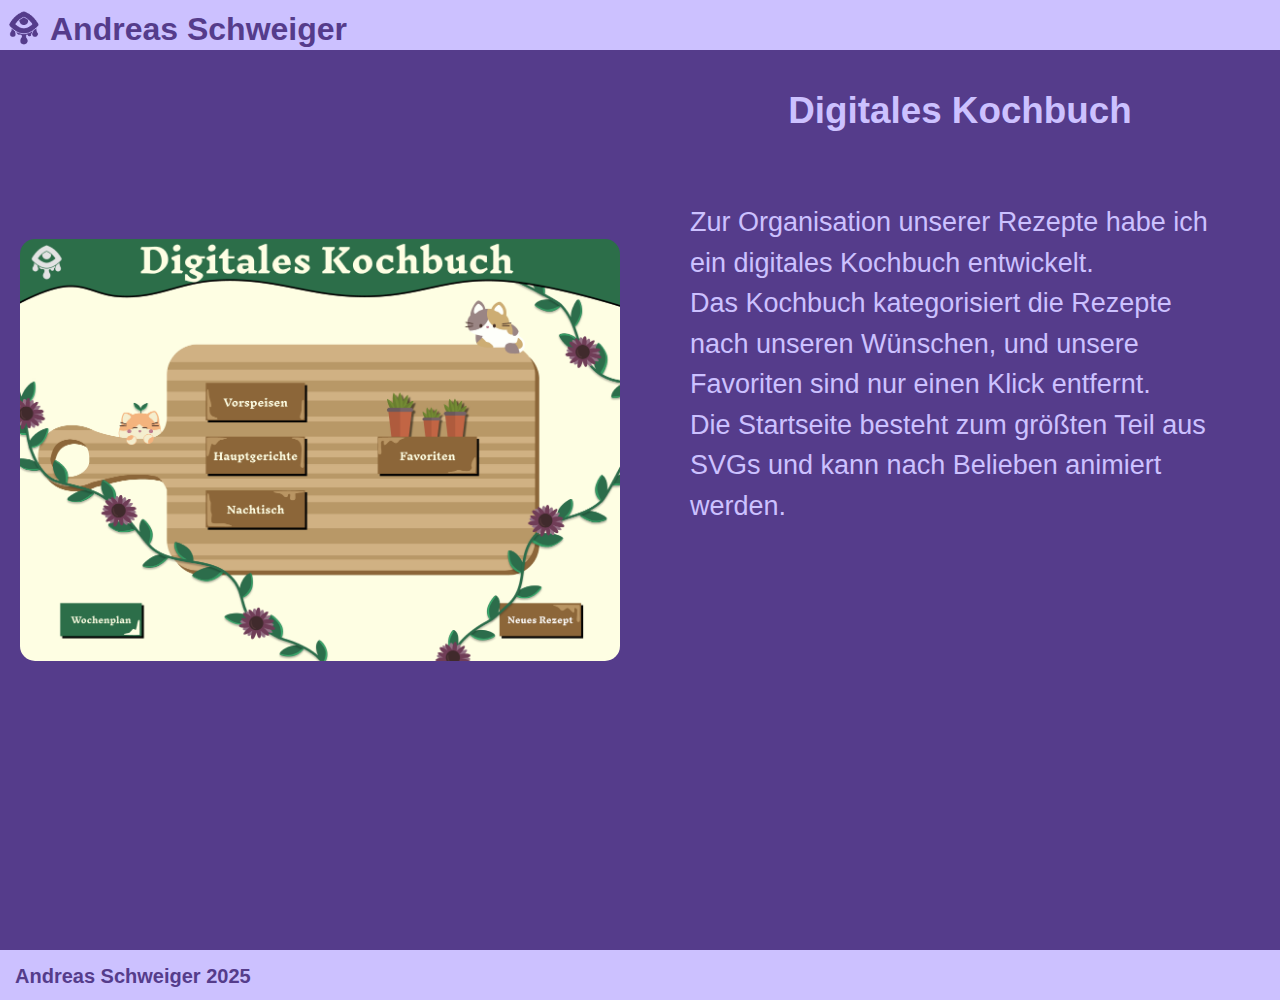
<file: project1.html>
<!DOCTYPE html>
<html lang="en">
  <head>
    <meta charset="UTF-8" />
    <meta name="viewport" content="width=device-width, initial-scale=1.0" />

    <!-- Autoren Stylesheet -->
    <link rel="stylesheet" href="./src/css/styles.css" />
    <title>Portfolio</title>
  </head>
  <body>
    <!-- NAVIGATIONSLEISTE -->
    <nav id="header-nav">
      <div class="container" id="desktop-nav">
        <div>
          <a href="./index.html">
            <img src="./src/img/takasu_logo_try_1_purple.png" alt="eye-logo" />
            <h1>Andreas Schweiger</h1>
          </a>
        </div>
      </div>
    </nav>

    <section id="main">
      <div class="main_left">
        <img src="./src/img/Kochbuch.png" alt="Kochbuch Bild" />
      </div>
      <div class="main_right">
        <h1>Digitales Kochbuch</h1>
        <p>
          Zur Organisation unserer Rezepte habe ich ein digitales Kochbuch
          entwickelt. <br />
          Das Kochbuch kategorisiert die Rezepte nach unseren Wünschen, und
          unsere Favoriten sind nur einen Klick entfernt. <br />
          Die Startseite besteht zum größten Teil aus SVGs und kann nach
          Belieben animiert werden.
        </p>
      </div>
    </section>

    <footer>Andreas Schweiger 2025</footer>
  </body>
</html>
</file>
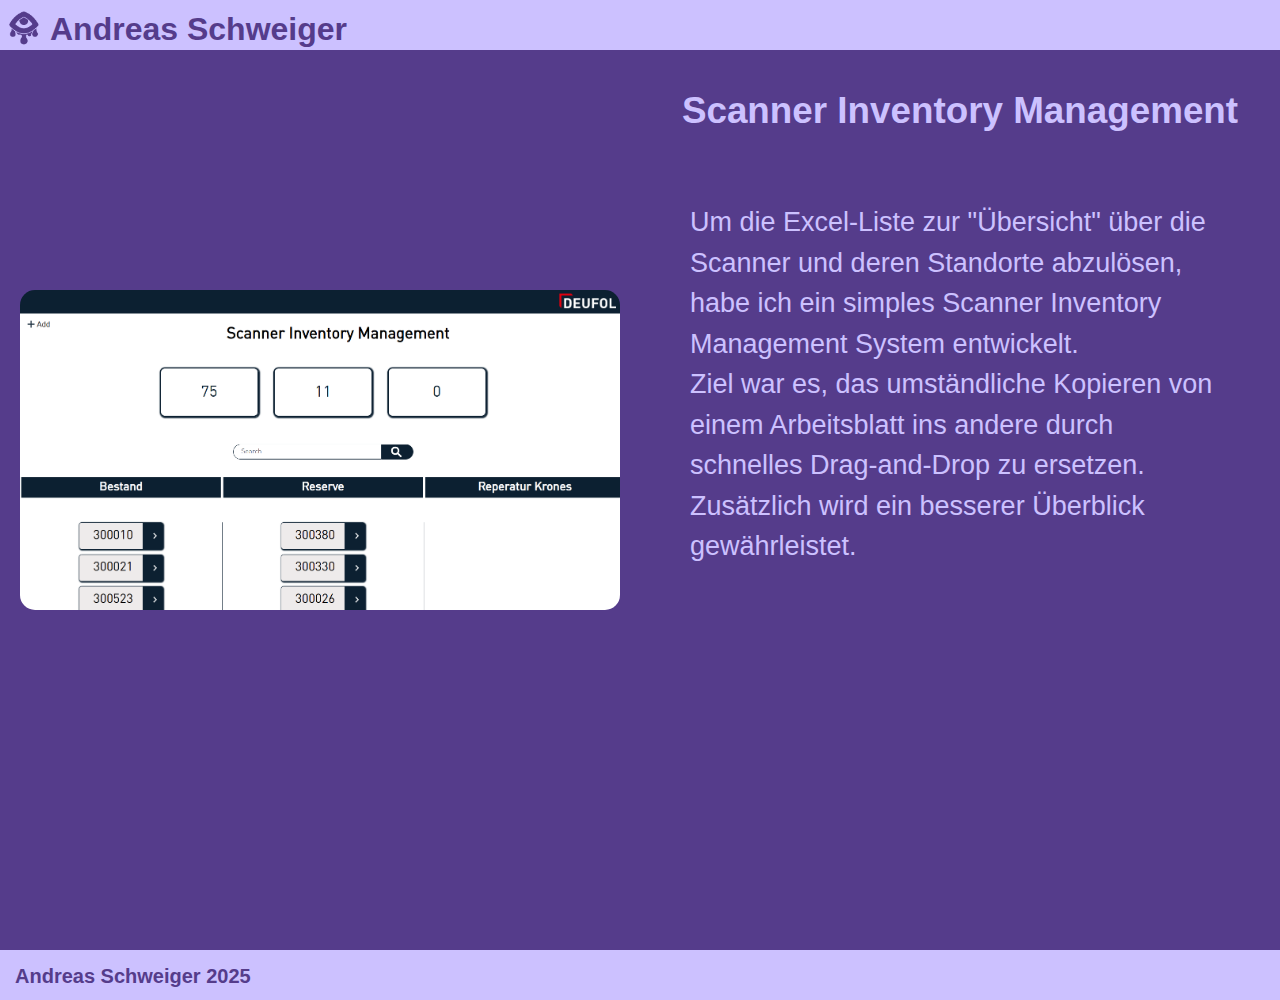
<file: project2.html>
<!DOCTYPE html>
<html lang="en">
  <head>
    <meta charset="UTF-8" />
    <meta name="viewport" content="width=device-width, initial-scale=1.0" />

    <!-- Autoren Stylesheet -->
    <link rel="stylesheet" href="./src/css/styles.css" />
    <title>Portfolio</title>
  </head>
  <body>
    <!-- NAVIGATIONSLEISTE -->
    <nav id="header-nav">
      <div class="container" id="desktop-nav">
        <div>
          <a href="./index.html">
            <img src="./src/img/takasu_logo_try_1_purple.png" alt="eye-logo" />
            <h1>Andreas Schweiger</h1>
          </a>
        </div>
      </div>
    </nav>

    <section id="main">
      <div class="main_left">
        <img src="./src/img/SIM.png" alt="Kochbuch Bild" />
      </div>
      <div class="main_right">
        <h1>Scanner Inventory Management</h1>
        <p>
          Um die Excel-Liste zur "Übersicht" über die Scanner und deren
          Standorte abzulösen, habe ich ein simples Scanner Inventory Management
          System entwickelt. <br />
          Ziel war es, das umständliche Kopieren von einem Arbeitsblatt ins
          andere durch schnelles Drag-and-Drop zu ersetzen. <br />
          Zusätzlich wird ein besserer Überblick gewährleistet.
        </p>
      </div>
    </section>

    <footer>Andreas Schweiger 2025</footer>
  </body>
</html>
</file>
<file: src/css/styles.css>
/* ===GLOBAL */

html {
  font-size: 16px;
  width: 100%;
}

body {
  margin: 0;
}

* {
  box-sizing: border-box;
  font-family: Arial, Helvetica, sans-serif;
}

/* ===GENERELL=== */

section {
  height: 100vh;
  position: relative;
}

h1 {
  margin: 0;
}

footer {
  height: 50px;
  background-color: #ccc1ff;
  color: #553c8b;
  font-weight: bold;
  font-size: 20px;
  padding-top: 15px;
  padding-left: 15px;
}

/* footer{

} */

.grow {
  transition: all 0.2s ease-in-out;
  box-shadow: 5px 5px 5px rgba(0, 0, 0, 0.1);
}

.grow:hover {
  transform: scale(1.1);
}

/* Colores
#553C8B
#9EA9F0
#CCC1FF
#FFEAFE
*/

/* ===NAVIGATION-BAR=== */
#header-nav {
  width: 100%;
  height: 50px;
  background-color: #ccc1ff;
  position: relative;
}

#header-nav h1 {
  margin: 0;
  color: #553c8b;
  padding-top: 0.7rem;
  float: left;
  font-weight: bold;
}

#header-nav img {
  height: 50px;
  width: auto;
  float: left;
  scale: 1.2;
}

#header-nav .col-6 {
  padding: 0;
}

#desktop-nav {
  width: 97%;
}

#header-nav ul {
  margin: 0;
  padding: 0;
  float: right;
  height: 100%;
}

#header-nav ul > li {
  display: inline-block;
  height: 100%;
  padding: 0.5rem;
}

#header-nav ul > li > a {
  margin-top: 0.5rem;
  display: inline-block;
  color: #553c8b;
}

@media (max-width: 423px) {
  #header-nav ul {
    display: none;
  }
}

@media (max-width: 860px) {
  #header-nav h1 {
    display: none;
  }
}

/* ===ABOUT-ME=== */
#about-me-section {
  background-color: #553c8b;
  display: flex;
}

.svgContainer {
  display: inline-block;
  width: 50%;
  height: 600px;
}

.svgContainer svg {
  width: 100%;
  height: 600px;
}

#about-container {
  margin-top: 3rem;
  padding-left: 3rem;
}

#about-container > h1 {
  font-size: 3rem;
}

#img-container {
  width: 650px;
  height: 430px;
  padding: 2rem 0;
  background-color: #ffeafe;
  border-radius: 4%;
  margin-right: 2rem;
  margin-top: 10rem;
  display: flex;
  justify-content: space-evenly;
  opacity: 0.9;
}

#img-container #left {
  width: 50%;
  margin-left: 20px;
}

#img-container #left p {
  font-size: 25px;
  line-height: 1.3;
}

#img-container #right a {
  text-decoration: none;
}

#img-container #right {
  width: 50%;
  display: flex;
  flex-direction: column;
  align-items: center;
  justify-content: center;
}

#img-container #right img {
  margin-bottom: 20px;
  filter: drop-shadow(3px 3px 3px #553c8b);
}

/* @media (max-width: 1403px) {
  #img-container {
    display: none;
  }
} */

#about-me-section img {
  height: 250px;
  width: auto;
  display: flex;
  margin-right: auto;
  margin-left: auto;
  border-radius: 4%;
}

#img-container > h1 {
  padding-left: 1rem;
  margin-bottom: 0.5rem;
}

#img-container > p {
  padding-left: 1.5rem;
  margin-top: 0;
  margin-bottom: 0.5rem;
}

#about-container > a:link {
  text-decoration: none;
  color: #553c8b;
  font-size: 1.3rem;
}

#about-container > a:active {
  text-decoration: none;
  color: #553c8b;
  font-size: 1.3rem;
}

#about-container > a:visited {
  text-decoration: none;
  color: #553c8b;
  font-size: 1.3rem;
}

#about-container > a:hover {
  text-decoration: none;
  color: #553c8b;
  font-weight: bold;
  font-size: 1.3rem;
}

.wave {
  width: 100%;
  margin: 0;
  padding: 0;
}

.wave svg {
  width: 100%;
  margin: 0;
}

.wave {
  position: absolute;
  bottom: 0;
  left: 0;
  width: 100%;
  overflow: hidden;
  line-height: 0;
  transform: rotate(180deg);
}

.wave svg {
  position: relative;
  display: block;
  width: calc(118% + 1.3px);
  height: 160px;
}

.wave .waveLight {
  fill: #ccc1ff;
}

.wave .waveDark {
  fill: #553c8b;
}

@media (max-width: 1133px) {
  .svgContainer {
    display: none;
  }

  #lightSwitch {
    display: none;
  }

  #img-container {
    margin: 0;
  }

  #about-me-section {
    align-items: center;
    justify-content: center;
  }
}

@media (max-width: 720px) {
  #img-container {
    width: 550px;
    height: 370px;
  }
  #img-container #left p {
    font-size: 20px;
  }
}

@media (max-width: 590px) {
  #img-container {
    width: 500px;
    height: 370px;
  }
  #img-container #right img {
    height: 200px;
    width: auto;
  }
}

@media (max-width: 530px) {
  #img-container {
    width: 450px;
    height: 450px;
  }
  #img-container #right img {
    height: 200px;
    width: auto;
  }
}

@media (max-width: 530px) {
  #img-container {
    width: 420px;
    height: 450px;
  }
  #img-container #right {
    display: none;
  }
  #img-container #left p {
    font-size: 22px;
  }
}

/* ===SKILLS-SECTION===*/

#skills-section {
  background-color: #ccc1ff;
}

#skills-section > h1 {
  text-align: center;
  padding: 1rem;
  font-size: 3rem;
  color: #553c8b;
  margin-bottom: 20px;
}

.grid-container {
  display: grid;
  grid-template-columns: auto auto auto auto auto;
  gap: 4rem;
  width: 80%;
  margin-left: auto;
  margin-right: auto;
  justify-content: center;
  align-items: center;
}

@media (max-width: 1080px) {
  .grid-container {
    grid-template-columns: auto auto auto auto;
  }
  #skills-section {
    height: 135vh;
  }
}

@media (max-width: 860px) {
  .grid-container {
    grid-template-columns: auto auto auto;
  }
}

@media (max-width: 624px) {
  .grid-container {
    grid-template-columns: auto auto;
  }

  #skills-section {
    height: 200vh;
  }
}

.skills img {
  width: 100px;
  height: auto;
  margin-top: 2rem;
}

#PostgreSQL {
  height: 80px;
}

.skills {
  text-align: center;
  background-color: #ffeafe;
  border-radius: 10px;
  width: 150px;
  height: 200px;
  background-color: transparent;
  box-shadow: none;
}

.flipper {
  position: relative;
  width: 100%;
  height: 100%;
  transition: transform 0.6s;
  transform-style: preserve-3d;
}

.skills:hover .flipper {
  transform: rotateY(180deg);
}

.front,
.back {
  position: absolute;
  width: 100%;
  height: 100%;
  backface-visibility: hidden;
  padding-left: 1rem;
  padding-right: 1rem;
  border-radius: 10px;
}

.front {
  background-color: #ffeafe;
  box-shadow: 5px 5px 5px rgba(0, 0, 0, 0.1);
  display: flex;
  flex-direction: column;
  align-items: center;
  justify-content: space-between;
}

.front > p {
  position: relative;
  bottom: 0;
  font-size: 20px;
}

.back {
  background-color: #ffeafe;
  transform: rotateY(180deg);
  box-shadow: 15px 15px 15px rgba(0, 0, 0, 0.1);
  align-items: center;
  justify-content: space-between;
}

.back h1 {
  margin-top: 20px;
}

.back p {
  font-size: 35px;
}

@media (max-width: 402px) {
  .grid-container {
    grid-template-columns: auto auto;
  }
  .skills {
    width: 100px;
    height: 150px;
  }

  .skills img {
    width: 50px;
    height: auto;
  }
}

/* ===Projects Section=== */

#project-Section {
  background-color: #553c8b;
}

#project-Section > h1 {
  text-align: center;
  padding-top: 1.5rem;
  font-size: 3rem;
  color: #ccc1ff;
  margin-bottom: 20px;
}

#projectsGrid {
  display: grid;
  grid-template-columns: auto auto;
  justify-content: center;
  padding-top: 3rem;
  gap: 3rem;
}

#projectsGrid div {
  background-color: #ffeafe;
  border-radius: 10px;
  width: 600px;
  height: 400px;
}

#kochbuch {
  background-image: url(../img/Kochbuch.png);
  background-size: cover;
  background-position: center center;
  background-repeat: no-repeat;
}

#SIM {
  background-image: url(../img/SIM.png);
  background-size: cover;
  background-position: center center;
  background-repeat: no-repeat;
}

@media (max-width: 1260px) {
  #projectsGrid {
    grid-template-columns: auto auto;
    grid-template-rows: auto;
  }

  #projectsGrid div {
    width: 500px;
    height: 350px;
  }
}

@media (max-width: 1064px) {
  #projectsGrid {
    grid-template-columns: auto auto;
    grid-template-rows: auto;
  }

  #projectsGrid div {
    width: 400px;
    height: 300px;
  }
}

@media (max-width: 870px) {
  #projectsGrid {
    grid-template-columns: auto;
    grid-template-rows: auto auto;
  }

  #projectsGrid div {
    width: 350px;
    height: 250px;
  }
}

@media (max-width: 370px) {
  #projectsGrid div {
    width: 300px;
    height: 220px;
  }
  #img-container #left p {
    font-size: 20px;
  }
}

/* ===Project sites=== */

#main {
  background-color: #553c8b;
  display: flex;
}

#main div {
  width: 50%;
  margin: 20px;
  justify-content: center;
  align-items: center;
  height: 100%;
}

#main div img {
  width: 100%;
  border-radius: 15px;
  min-width: 700px;
}

.main_left {
  display: flex;
  justify-content: center;
  align-items: center;
  transform: translateY(-70px);
}

.main_right {
  margin: 20px;
}

.main_right p {
  font-size: 27px;
  color: #ccc1ff;
  margin-top: 70px;
  margin-left: 30px;
  margin-right: 30px;
  line-height: 1.5;
}

.main_right h1 {
  text-align: center;
  color: #ccc1ff;
  font-size: 2.3rem;
  margin-top: 20px;
}

@media (max-width: 1388px) {
  #main div img {
    min-width: 600px;
  }
}

@media (max-width: 1163px) {
  #main div img {
    min-width: 500px;
  }
}

@media (max-width: 956px) {
  #main div img {
    min-width: 400px;
  }
}

@media (max-width: 890px) {
  .main_left {
    display: none;
  }
  #main .main_right {
    width: 80%;
    margin-left: auto;
    margin-right: auto;
    align-items: center;
  }
}
</file>
